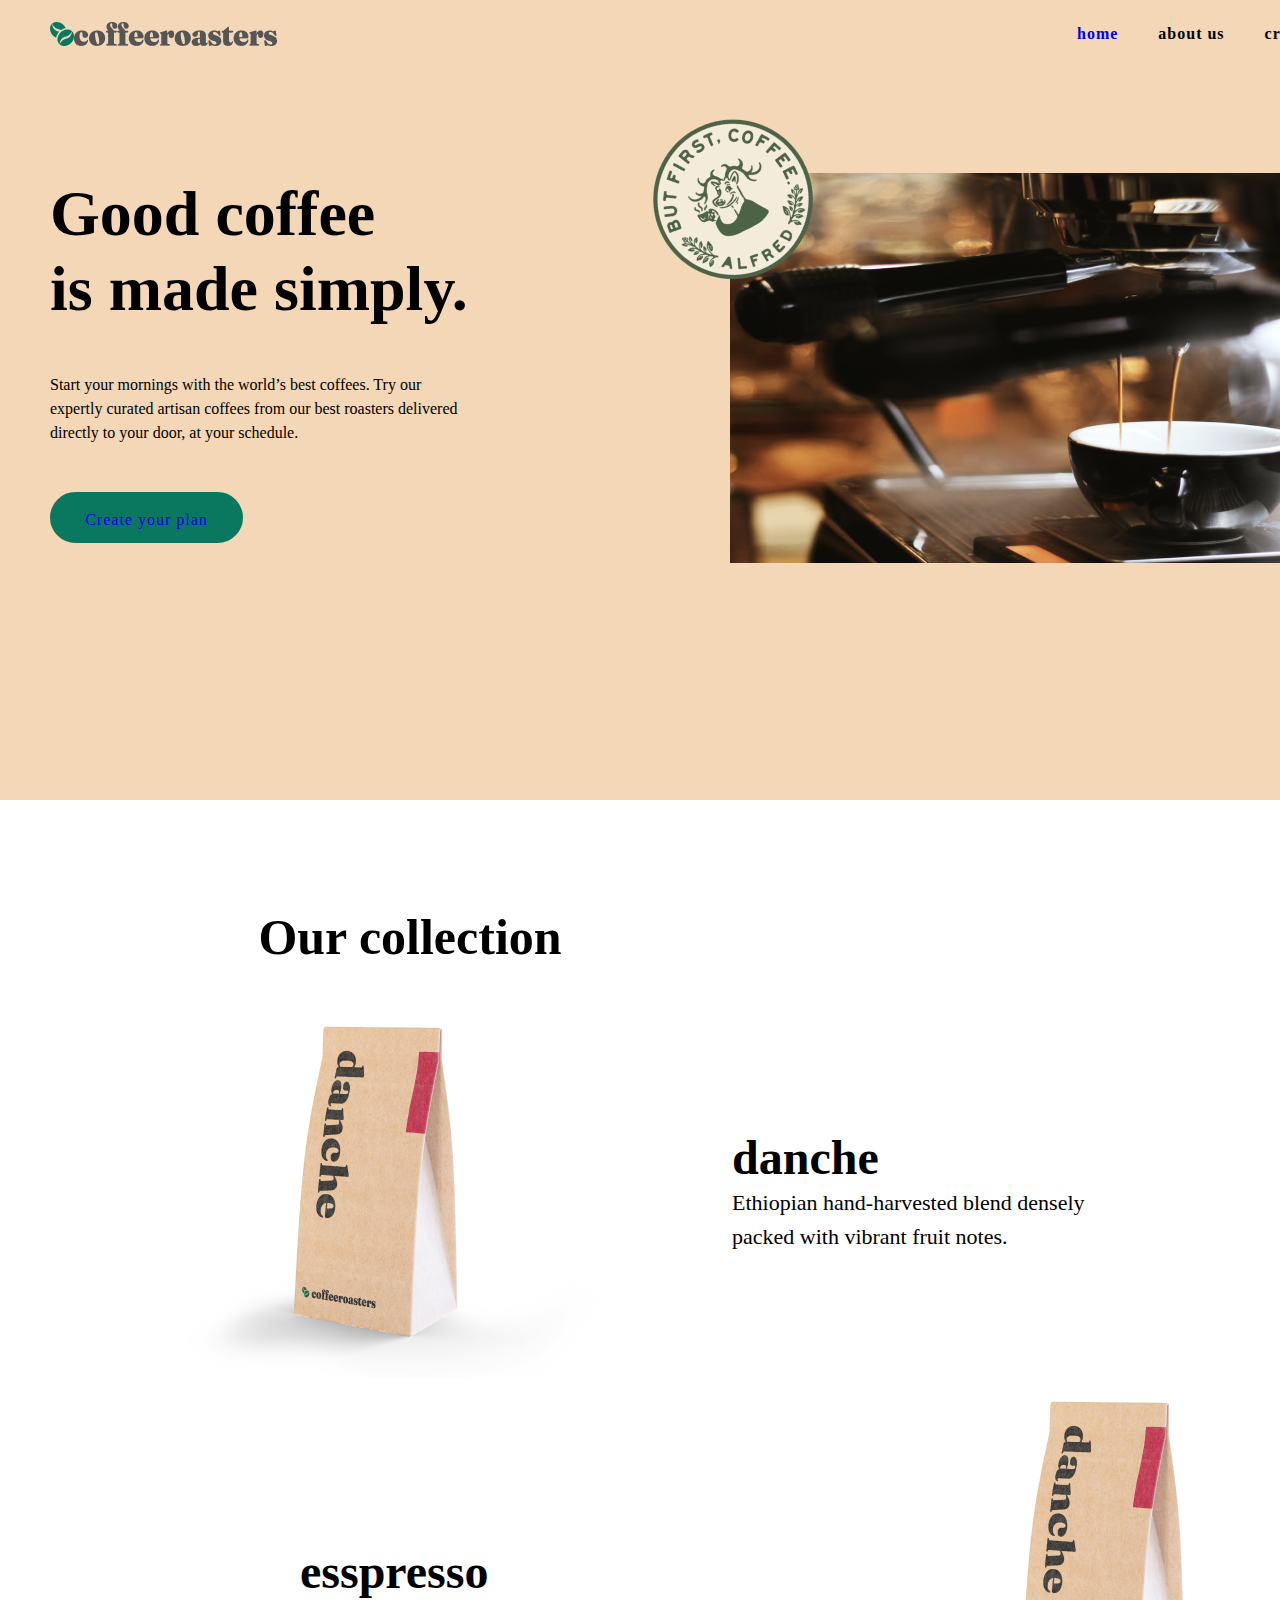
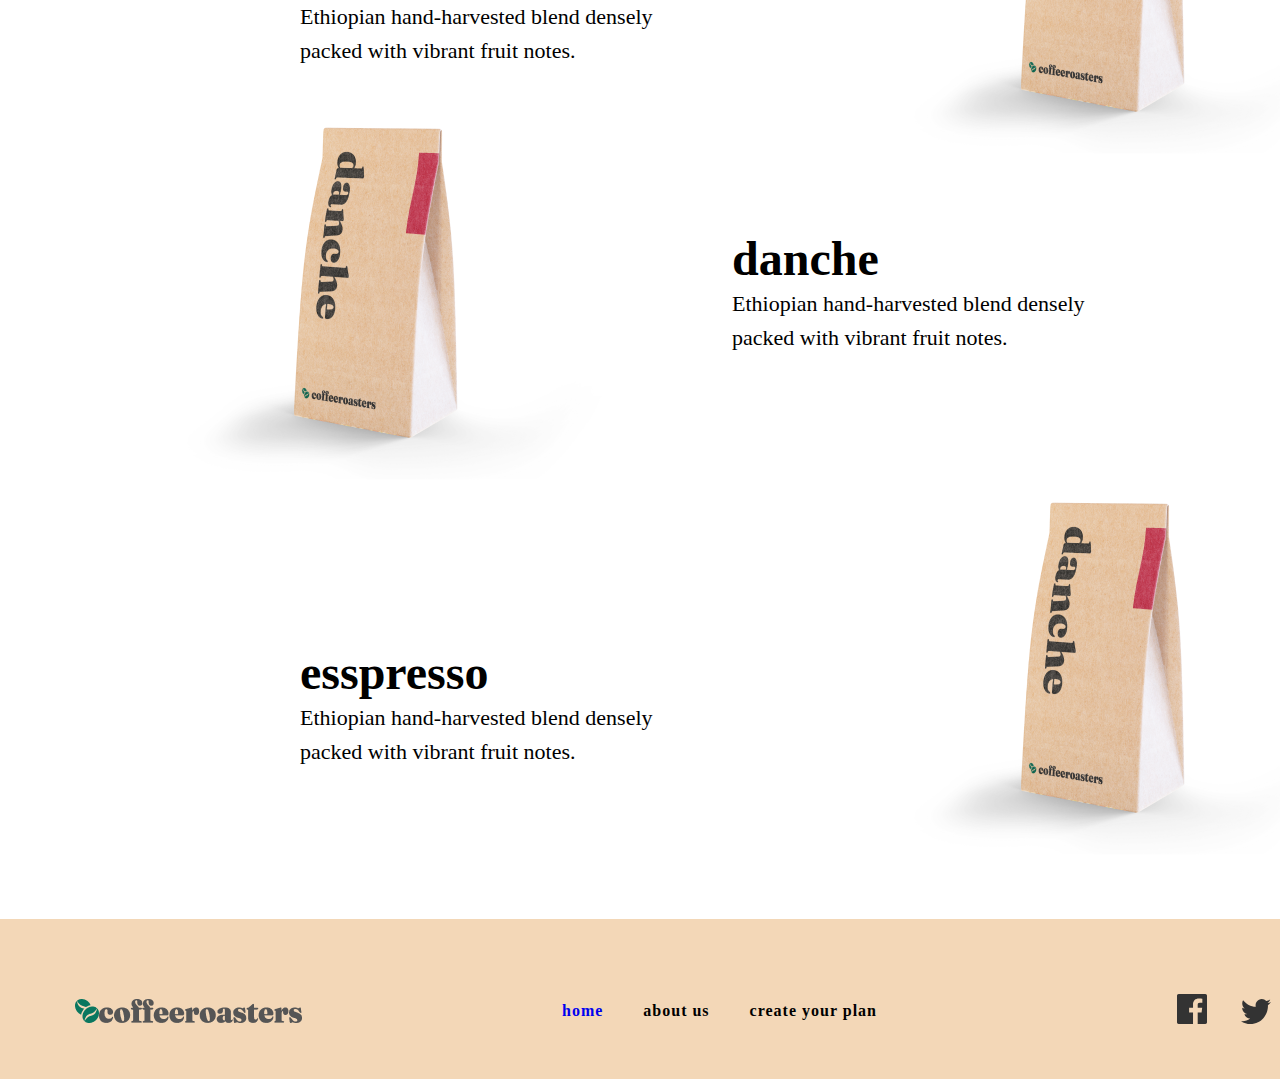
<file: index.html>
<!DOCTYPE html>
<html lang="en">
<head>
    <meta charset="UTF-8">
    <meta name="viewport" content="width=device-width, initial-scale=1.0">
    <title>Document</title>
    <link rel="stylesheet" href="style.css">
</head>
<body>
    <header class="head">
<nav class="nav">
    <img src="Group 3614 (1).png" alt="">
    <ul>
        <li> <a href="about.html">home</a></li>
      <li class="ds">about us</li>
        <li>create your plan</li>
    </ul>
</nav>
<div class="der">
<h1 class="he">
    Good coffee <br>
is made simply.
</h1>
<p class="re">
    Start your mornings with the world’s best coffees. Try our <br>expertly curated artisan coffees from our best roasters delivered <br>
    directly to your door, at your schedule.
</p>
</div>
<div class="ibt">
   <p> <a href="about.html">Create your plan</a></p> 
</div>
<div class="hy">
    <img src="Rectangle 679 (2).png" alt="" class="gr">
    <img src="image 40 (1).png" alt="" class="nx">
</div>
    </header>
    <main>
        <section class="sec">
<h2 class="cd">Our collection</h2>
<div class="ru">
<img src="kopi4 (2).png" alt="" class="ki">
<div class="to">
<h2 class="uy">danche</h2>
<p class="dei">
    Ethiopian hand-harvested blend densely <br>packed with vibrant fruit notes.
</p>
</div>
</div>

<div class="in">
<img src="kopi4 (2).png" alt="" class="ji">
<div class="te">
    <h2 class="uy">esspresso</h2>
    <p class="dei">
        Ethiopian hand-harvested blend densely <br>packed with vibrant fruit notes.
    </p>
</div>
</div>

<div class="ru">
<img src="kopi4 (2).png" alt="" class="ki">
<div class="to">
<h2 class="uy">danche</h2>
<p class="dei">
    Ethiopian hand-harvested blend densely <br>packed with vibrant fruit notes.
</p>
</div>
</div>

<div class="in">
<img src="kopi4 (2).png" alt="" class="ji">
<div class="te">
    <h2 class="uy">esspresso</h2>
    <p class="dei">
        Ethiopian hand-harvested blend densely <br>packed with vibrant fruit notes.
    </p>
</div>
</div>
        </section>
    </main>
    <footer class="fot">
<div class="com">
    <img src="Group 3614 (1).png" alt="">
    <ul>
        <li> <a href="about.html">home</a></li>
        <li>about us</li>
        <li>create your plan</li>
    </ul>
    <div class="ju">
      <a href="https://www.facebook.com/login/?next=https%3A%2F%2Fwww.facebook.com%2F%3Flocale%3Dru_RU"><img src=" Path (2).svg" alt="" class="io"></a>  
      <a href="https://x.com/?lang=ru"> <img src="Path (3).svg" alt=""></a> 
       <a href="https://www.instagram.com/"><img src="Shape (1).svg" alt="" class="ui"></a> 
    </div>
    
</div>
    </footer>

</body>
</html>
</file>
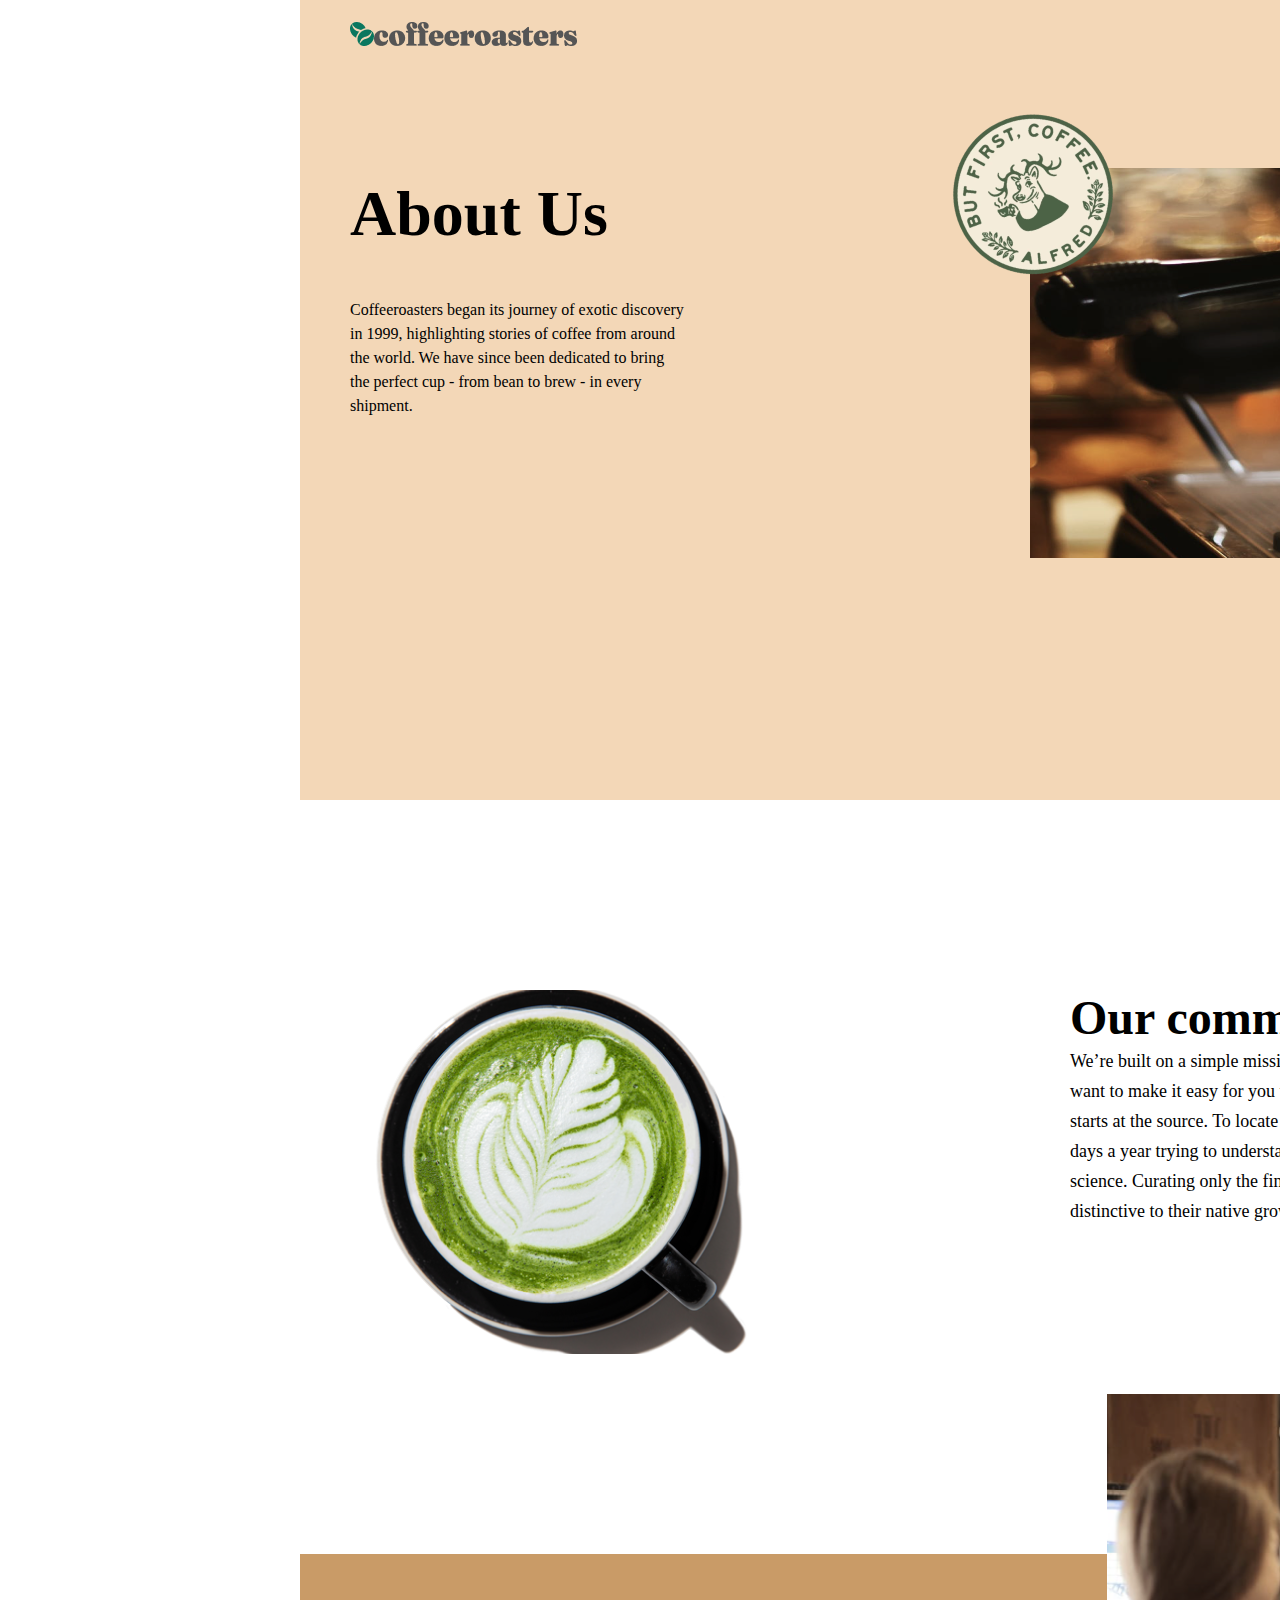
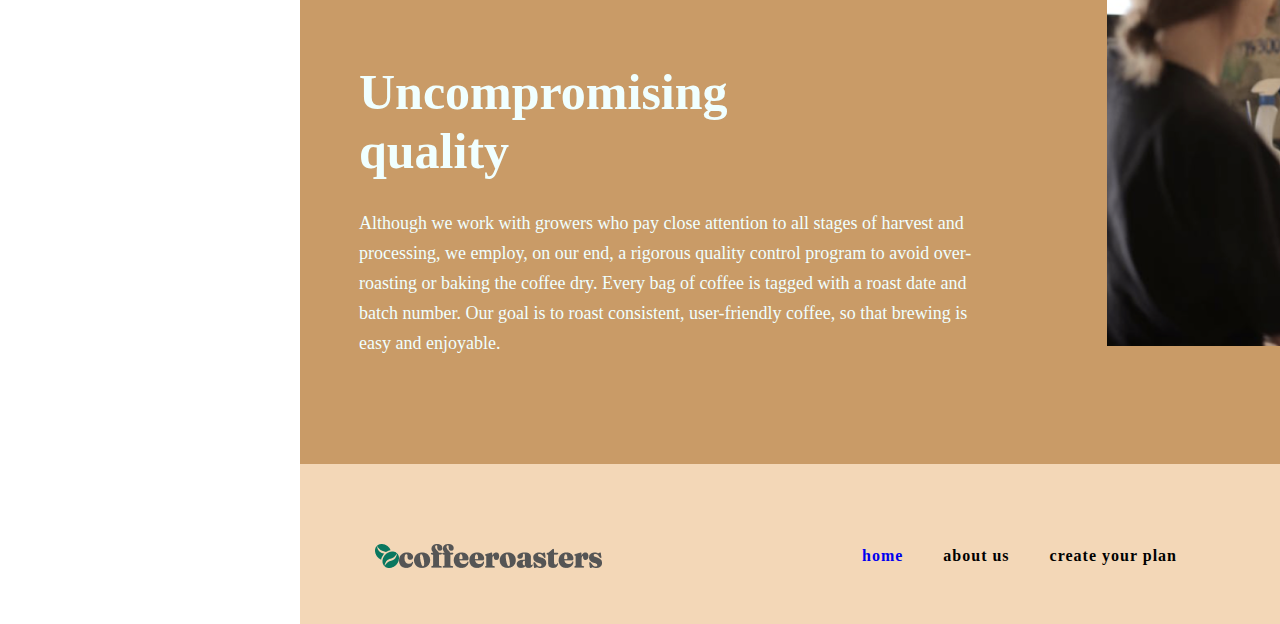
<file: about.html>
<!DOCTYPE html>
<html lang="en">
<head>
    <meta charset="UTF-8">
    <meta name="viewport" content="width=device-width, initial-scale=1.0">
    <title>Document</title>
</head>
<body>
    <!DOCTYPE html>
<html lang="en">
<head>
    <meta charset="UTF-8">
    <meta name="viewport" content="width=device-width, initial-scale=1.0">
    <title>Document</title>
    <link rel="stylesheet" href="style.css">
</head>
<body>

<div class="vb">
    <header class="head">
        <nav class="nav">
            <img src="Group 3614 (1).png" alt="">
            <ul>
              <li> <a href="about.html"> home </a></li>
                <li> <a href="index.html">about us</a> </li>
                <li>create your plan</li>
            </ul>
        </nav>
        <div class="der">
            <h1 class="he">
                About Us
            </h1>
            <p class="re">
                Coffeeroasters began its journey of exotic discovery <br>in 1999, highlighting stories of coffee from around <br>the world. We have since been dedicated to bring <br>the perfect cup - from bean to brew - in every <br>shipment.
            </p>
            </div>
            <div class="ht">
                <img src="Rectangle 679 (2).png" alt="" class="gr">
                <img src="image 40 (1).png" alt="" class="nx">
            </div>
        </header>
        <main>
        <section class="ses">
        <img src="cup-6 1 (1).png" alt="" class="cp">
        <div class="dp">
        <h2 class="gt">Our commitment</h2>
        <p class="dq">
            We’re built on a simple mission and a commitment to doing good along the way. We want to make it easy for you to discover and brew the world’s best coffee at home. It all starts at the source. To locate the specific lots we want to purchase, we travel nearly 60 days a year trying to understand the challenges and  initiatives, and invest in coffee plant science. Curating only the finest blends, we roast each lot to highlight tasting profiles distinctive to their native growing region.
        </p>
        </div>
        </section>

</main>
<section class="rp">
    <div class="kl">
        <div class="dm">
            <h2 class="q">
                Uncompromising <br>quality
            </h2>
            <p class="l">
                Although we work with growers who pay close attention to all stages of harvest and processing, we employ, on our end, a rigorous quality control program to avoid over-roasting or baking the coffee dry. Every bag of coffee is tagged with a roast date and batch number. Our goal is to roast consistent, user-friendly coffee, so that brewing is easy and enjoyable.
            </p>
            </div>
            <img src="Rectangle 681 (1).png" alt="" class="nm">
    </div>

</section>
<footer class="fop">
    <div class="com">
        <img src="Group 3614 (1).png" alt="">
        <ul>
            <li> <a href="about.html">home</a></li>
            <li>about us</li>
            <li>create your plan</li>
        </ul>
        <div class="ju">
          <a href="https://www.facebook.com/login/?next=https%3A%2F%2Fwww.facebook.com%2F%3Flocale%3Dru_RU"><img src=" Path (2).svg" alt="" class="io"></a>  
          <a href="https://x.com/?lang=ru"> <img src="Path (3).svg" alt=""></a> 
           <a href="https://www.instagram.com/"><img src="Shape (1).svg" alt="" class="ui"></a> 
        </div>
        
    </div>
        </footer>
</div>
</body>
</html>
</file>
<file: style.css>
*{
    margin: 0;
    padding: 0;
    box-sizing: border-box;
    list-style: none;
    text-decoration: none;
    
}
.head{
    width: 1440px;
height: 800px;
gap: 0px;
opacity: 0px;
background: #F3D7B7;
padding-left: 50px;
}
.nav{
    padding-top: 22px;
    display: flex;
    align-items: center;
    
}
.nav ul  :hover{
font-size: 18px;
font-weight: 900px;
transition: 400ms;
text-shadow: 0px 8px 7px #0A775F;
}
.nav ul{
    display: flex;
    font-family: Roboto;
font-size: 12px;
font-weight: 700;
line-height: 14.06px;
font-family: Roboto;
font-size: 16px;
font-weight: 900;

letter-spacing: 1px;
gap: 40px;
margin-left: 800px;
}
.he{
    font-family: Roboto;
font-size: 64px;
font-weight: 700;
line-height: 75px;
text-align: left;

}
.re{
    font-family: Roboto;
font-size: 16px;
font-weight: 400;
line-height: 24px;
text-align: left;
margin-top: 47px;
}
.der{
    margin-top: 130px;
}
.ibt{
    font-family: Roboto;
font-size: 16px;
font-weight: 500;
line-height: 18.75px;
letter-spacing: 1px;
text-align: center;
width: 193px;
height: 51px;
border: 3px solid  #0A775F;
border-radius: 100px;
padding-top: 16px;
margin-top: 47px;
background-color: #0A775F;
color: black;
}
.ibt :hover{
    font-size: 18px ;
    color: aliceblue;
    transition: 500ms;
    box-shadow: 0px 7px 31px 17px #0A775F;
}
.gr{
    margin-left: 680px;
    margin-top: -370px;
}
@keyframes wre {
    0%{

    }
    100%{
transform: rotate(500deg);

    }
}
.nx{
    animation-name: wre;
    animation-duration: 30s;
position: absolute;
top: -450px;
right: 600px;
animation-iteration-count: 1000;
}
.hy{
   position: relative; 
}
.cd{
    font-family: Roboto;
font-size: 50px;
font-weight: 900;
line-height: 58.59px;
text-align: center;
color: black;
margin-top: 108px;
margin-right: 460px;
}
.uy{
    font-family: Roboto;
font-size: 48px;
font-weight: 700;
line-height: 56.25px;
text-align: left;
margin-top: 121px;
}
.ru{
    margin-top: 42px;
    display: flex;
    margin-left: 163px;
}
.to{
    margin-left: 117px;
}
.dei{
    font-family: Roboto;
font-size: 22px;
font-weight: 400;
line-height: 34px;
text-align: left;

}
.ji{
    margin-left: 890px;
}
.in{

}
.te{
margin-top: -340px;
margin-left: 300px;
}
.fot{
    width: 1440px;
height: 160px;
background: #F3D7B7;
margin-top: 150px;
}
.com{
    display: flex;
    align-items: center;
    padding-top: 75px;
    margin-left: 75px;
}
.com ul{
    display: flex;
    display: flex;
    font-family: Roboto;
font-size: 12px;
font-weight: 700;
line-height: 14.06px;
font-family: Roboto;
font-size: 16px;
font-weight: 900;

letter-spacing: 1px;
gap: 40px;
margin-left: 260px;
}
.ju{
    gap: 150px;
    margin-left: 300px;
}
.io{
    margin-right: 30px;
}
.ui{
    margin-left: 30px ;
}
.com ul  :hover{
    font-size: 18px;
    font-weight: 900px;
    transition: 400ms;
    text-shadow: 0px 8px 7px #0A775F;
    }
.ht{
    position: relative;
    margin-top: 120px;
}

.gt{
    font-family: Roboto;
font-size: 48px;
font-weight: 700;
line-height: 56.25px;

}
.ses{
    display: flex;
    margin-left: 75px;
    margin-top: 190px;
    
}
.dq{
    font-family: Roboto;
font-size: 18px;
font-weight: 400;
line-height: 30px;
text-align: left;
width: 646.39px;
height: 207.49px;
top: 1000px;
left: 740px;
gap: 0px;
opacity: 0px;

}
.dp{
    margin-left: 322px;
}
.vb{
    margin-left: 300px;
}
.rp{
    background: #C99B67;
    width: 1440px;
height: 510px;
top: 1453px;
gap: 0px;
opacity: 0px;
margin-top: 200px;
}
.q{
    font-family: Roboto;
font-size: 50px;
font-weight: 700;
line-height: 58.59px;
text-align: left;

}
.l{
    font-family: Roboto;
font-size: 18px;
font-weight: 400;
line-height: 30px;
text-align: left;
width: 639px;
height: 150px;
top: 1708px;
left: 59px;
gap: 0px;
opacity: 0.8px;
padding-top: 28px;
}
.dm{
    color: azure;
    margin-left: 59px;
    padding-top: 109px;
}
.kl{
    display: flex;
}
.nm{
    margin-top: -160px;
    margin-left: 109px;
}
.fop{
    width: 1440px;
    height: 160px;
    background: #F3D7B7;
   
}
</file>
